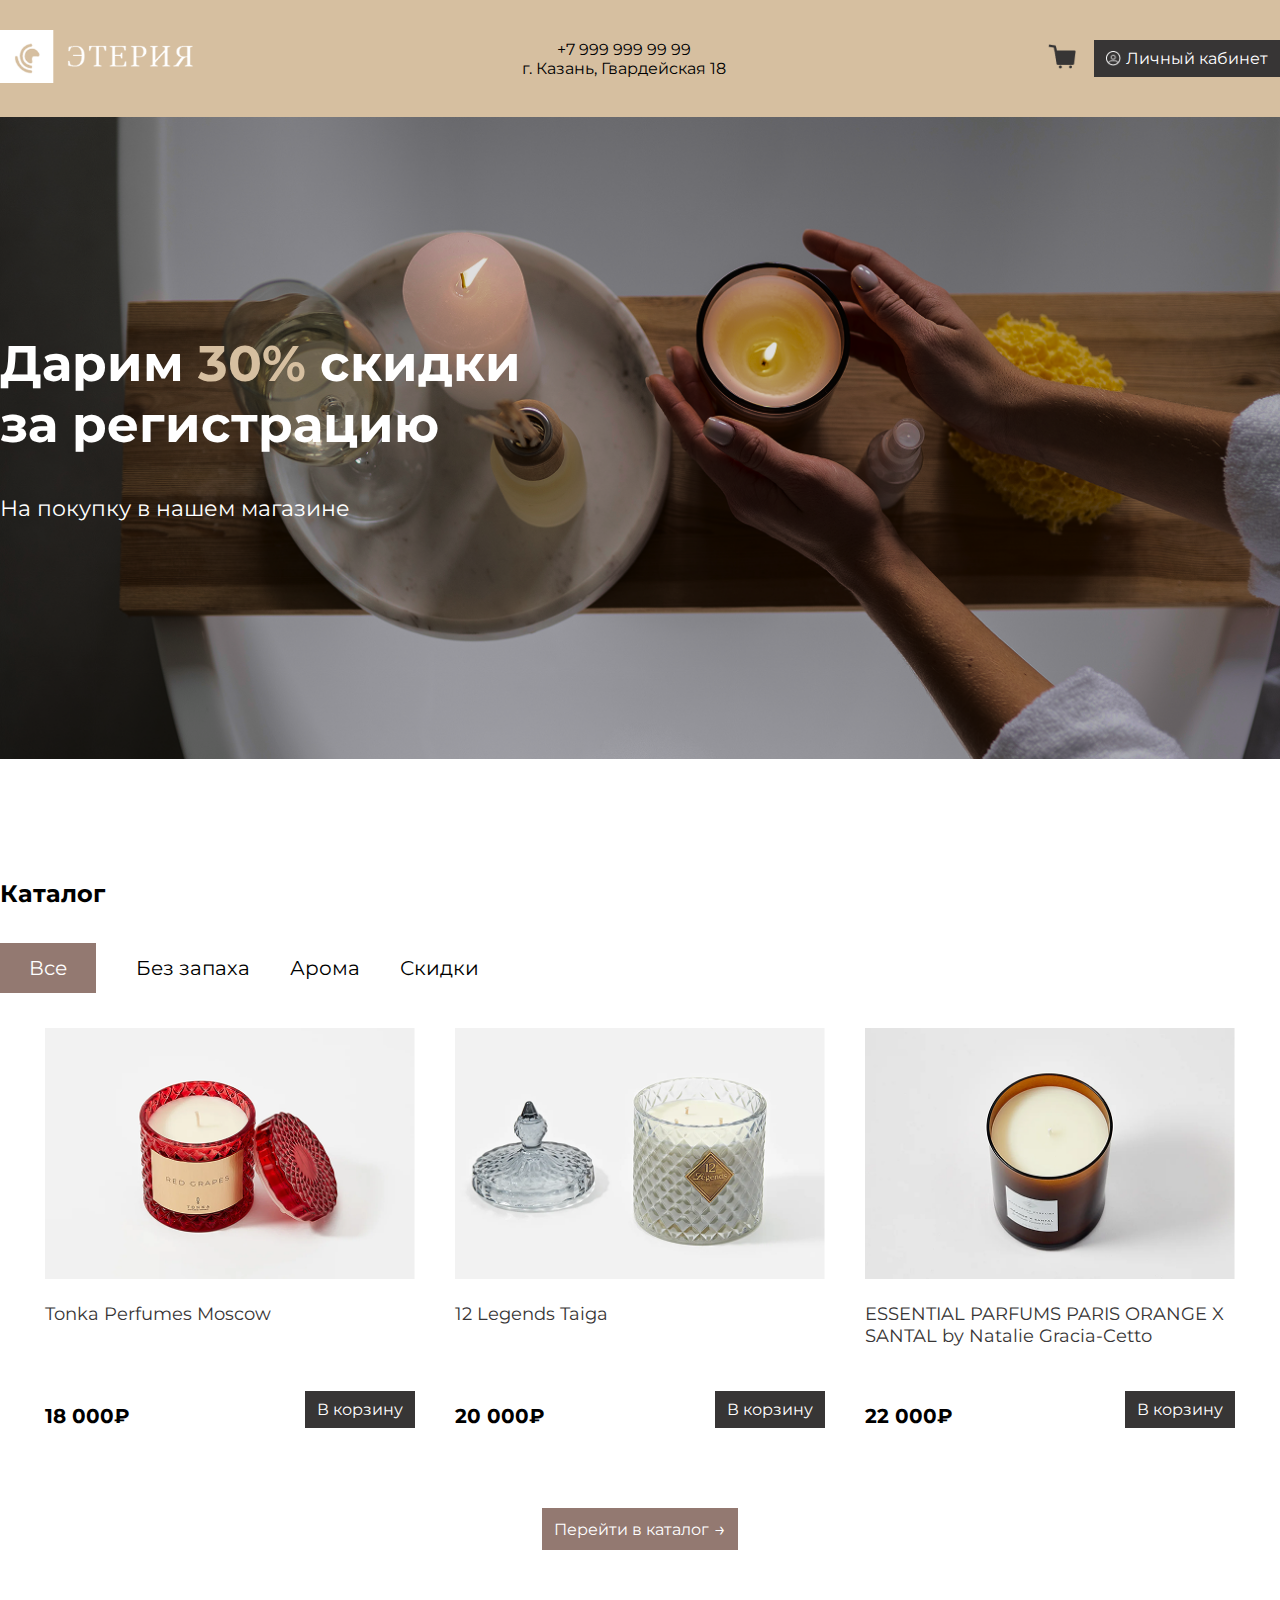
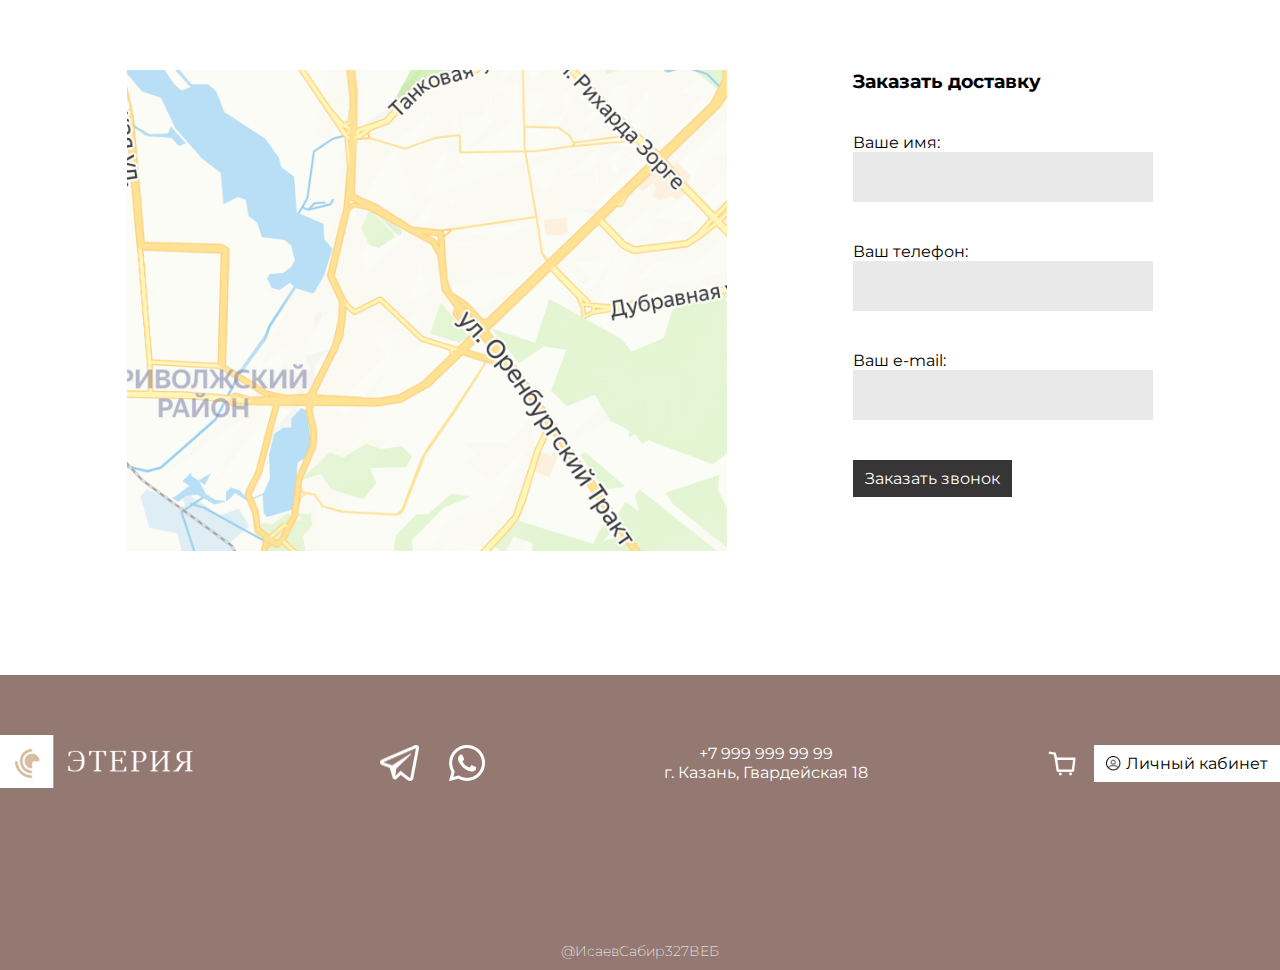
<file: index.html>
<!DOCTYPE html>
<html lang="en">

<head>
    <meta charset="UTF-8">
    <meta name="viewport" content="width=device-width, initial-scale=1.0">
    <title>Document</title>
    <link rel="stylesheet" href="assets/css/style.css">
    <link rel="shortcut icon" href="assets/img/logo/logootd.png" type="image/x-icon">
    <link rel="stylesheet" href="assets/css/planshet.css">
    <link rel="stylesheet" href="assets/css/mobile.css">
    <link rel="stylesheet" href="assets/css/mobilemin.css">
</head>

<body>
    <header>
        <section class="container">
            <div class="logo">
                <img src="assets/img/logo/logo1.png" alt="">
            </div>
            <div class="tit">
                <p>+7 999 999 99 99</p>
                <p>г. Казань, Гвардейская 18</p>
            </div>
            <div class="butor">
                <a href="shop.html">
                    <img src="assets/img/header/Group5.png" alt="">
                </a>
                <a href="auto.html">
                    <button class="btn"><img src="assets/img/header/Group3.png" alt="">Личный кабинет</button>
                </a>
            </div>
            <div class="burger-label" id="burger">
                <span></span>
                <span></span>
                <span></span>
            </div>
        </section>
        <nav class="burger-menu" id="navMenu">
            <img src="assets/img/logo/logo1.png" alt="">
            <a href="catalog.html">Каталог</a>
            <a href="reg.html">Личный кабинет</a>
            <a href="shop.html">Корзина</a>
            <a href="#Контакты">Контакты</a>
        </nav>
        <script>const burger = document.getElementById('burger');
            const navMenu = document.getElementById('navMenu');
            burger.addEventListener('click', () => {
                // Переключаем класс active для навигации
                navMenu.classList.toggle('active');
                // Меняем цвет бургер-меню при открытии
                for (const span of burger.children) {
                    span.classList.toggle('active');
                }
            });
        </script>
    </header>

    <!--  -->
    <div class="banner">
        <div class="ban_tit container">
            <h1>Дарим <span>30%</span> скидки <br>
                за регистрацию</h1>
            <p>На покупку в нашем магазине</p>
        </div>
    </div>
    <!--  -->

    <!--  -->
    <!--  -->
    <div class="catalog container">
        <h2>Каталог</h2>
        <div class="filtr">
            <button style="background-color: #937971; color: white; padding: 13px 29px;">Все</button>
            <button>Без запаха</button>
            <button>Арома</button>
            <button>Скидки</button>
        </div>
        <div class="catalog_cards">
            <div class="slide1">
                <div class="card">
                    <img src="assets/img/catalog/icon1.png" alt="">
                    <div class="card_tit">
                        <h3>Tonka Perfumes Moscow</h3>
                        <div class="price">
                            <p>18 000₽</p>
                            <button class="btn">В корзину</button>
                        </div>
                    </div>
                </div>
            </div>
            <div class="slide1">
                <div class="card">
                    <img src="assets/img/catalog/icon2.png" alt="">
                    <div class="card_tit">
                        <h3>12 Legends Taiga</h3>
                        <div class="price">
                            <p>20 000₽</p>
                            <button class="btn">В корзину</button>
                        </div>
                    </div>
                </div>
            </div>
            <div class="slide1">
                <div class="card">
                    <img src="assets/img/catalog/icon3.png" alt="">
                    <div class="card_tit">
                        <h3>ESSENTIAL PARFUMS PARIS ORANGE X <br> SANTAL by Natalie Gracia-Cetto</h3>
                        <div class="price">
                            <p>22 000₽</p>
                            <button class="btn">В корзину</button>
                        </div>
                    </div>
                </div>
            </div>
        </div>
        <center>
            <a href="catalog.html">
                <button class="btn1">Перейти в каталог <span>→</span></button>
            </a>
        </center>
    </div>

    <!--  -->
    <!--  -->

    <div class="catalog1 container">
        <h2>Каталог</h2>
        <div class="filtr">
            <button style="background-color: #937971; color: white; padding: 13px 29px;">Все</button>
            <button>Без запаха</button>
            <button>Арома</button>
            <button>Скидки</button>
        </div>

        <div class="catalog_cards">
            <div class="slide">
                <div class="card">
                    <img src="assets/img/catalog/icon1.png" alt="">
                    <div class="card_tit">
                        <h3>Tonka Perfumes Moscow</h3>
                        <div class="price">
                            <p>18 000₽</p>
                            <button class="btn">В корзину</button>
                        </div>
                    </div>
                </div>
            </div>
            <div class="slide">
                <div class="card">
                    <img src="assets/img/catalog/icon2.png" alt="">
                    <div class="card_tit">
                        <h3>12 Legends Taiga</h3>
                        <div class="price">
                            <p>20 000₽</p>
                            <button class="btn">В корзину</button>
                        </div>
                    </div>
                </div>
            </div>
            <div class="slide">
                <div class="card">
                    <img src="assets/img/catalog/icon3.png" alt="">
                    <div class="card_tit">
                        <h3>ESSENTIAL PARFUMS PARIS ORANGE X <br> SANTAL by Natalie Gracia-Cetto</h3>
                        <div class="price">
                            <p>22 000₽</p>
                            <button class="btn">В корзину</button>
                        </div>
                    </div>
                </div>
            </div>
            <button id="nextBtn">></button>
        </div>

        <script>
            const slides = document.querySelectorAll('.slide')
            let currentIndex = 0
            slides[currentIndex].classList.add('active')

            document.getElementById('nextBtn').addEventListener('click', () => {
                slides[currentIndex].classList.remove('active')

                if (currentIndex === slides.length - 1) {
                    currentIndex = 0
                } else {
                    currentIndex++
                }

                slides[currentIndex].classList.add('active')
            })
        </script>
        <center>
            <a href="catalog.html">
                <button class="btn1">Перейти в каталог <span>→</span></button>
            </a>
        </center>
    </div>

    <!--  -->
    <div class="contact container" id="Контакты">
        <div class="contact_img">
            <img src="assets/img/contact/contact.png" alt="">
        </div>
        <div class="contact_tit">
            <h3>Заказать доставку</h3>
            <div class="contact_form">
                <p>Ваше имя:</p>
                <input type="text">
                <p>Ваш телефон:</p>
                <input type="text">
                <p>Ваш e-mail:</p>
                <input type="text">
                <button class="btn">Заказать звонок</button>
            </div>
        </div>
    </div>
    <!--  -->
    <footer>
        <section class="container">
            <div class="logo">
                <img src="assets/img/logo/logo1.png" alt="">
            </div>
            <div class="soc">
                <img src="assets/img/footer/icon1.png" alt="">
                <img src="assets/img/footer/icon2.png" alt="">
            </div>
            <div class="tit">
                <p>+7 999 999 99 99</p>
                <p>г. Казань, Гвардейская 18</p>
            </div>
            <div class="butor">
                <img src="assets/img/footer/shop.png" alt="">
                <button class="btn"><img src="assets/img/footer/reg.png" alt="">Личный кабинет</button>
            </div>
        </section>
        <center>
            <div class="cop">@ИсаевСабир327ВЕБ</div>
        </center>
    </footer>
</body>

</html>
</file>
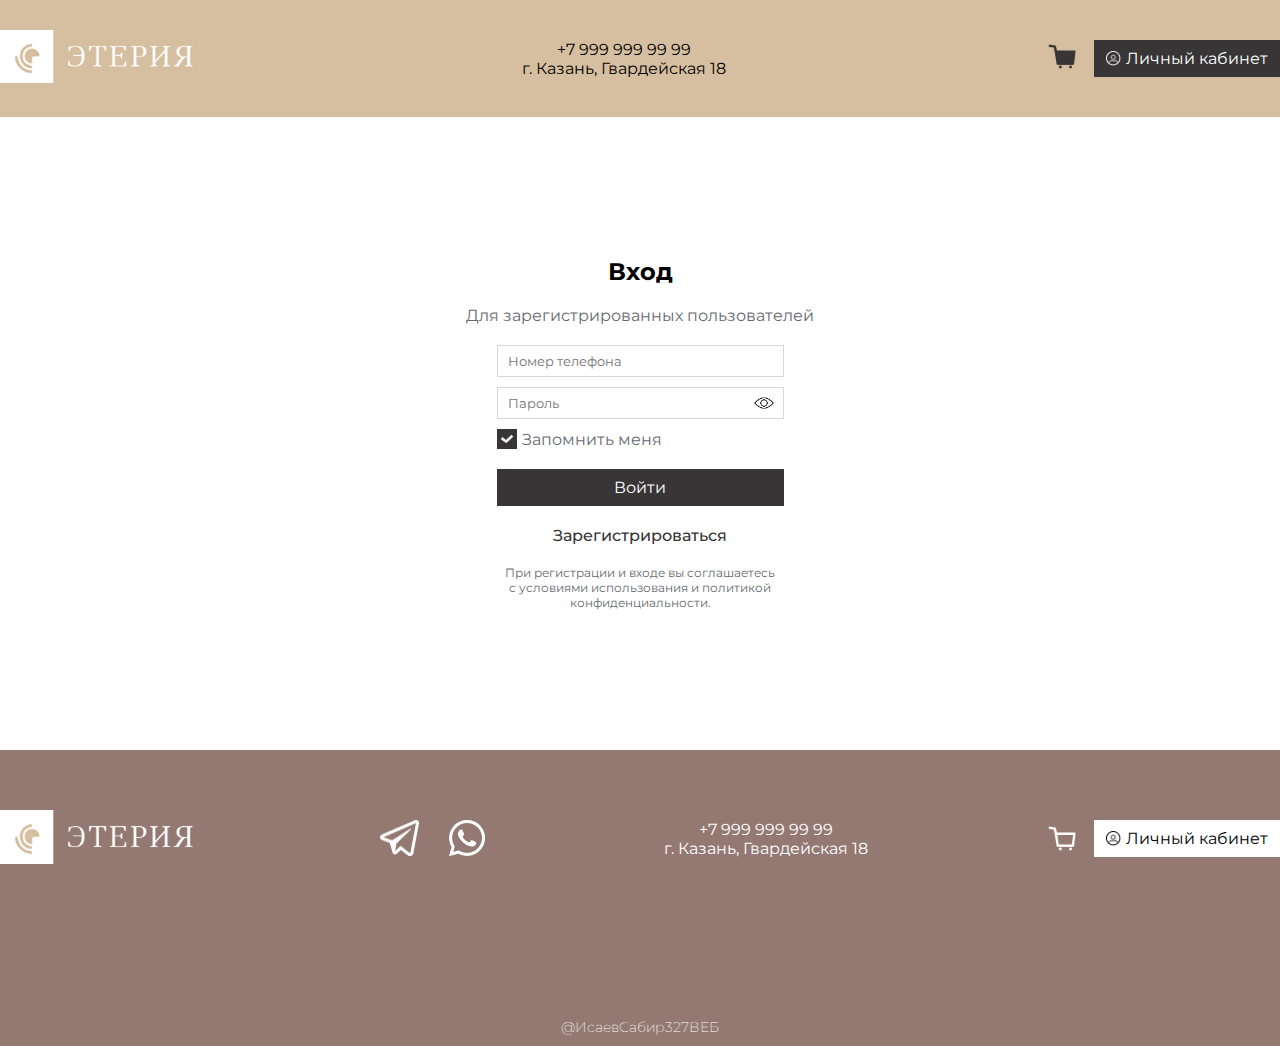
<file: auto.html>
<!DOCTYPE html>
<html lang="en">
<head>
    <meta charset="UTF-8">
    <meta name="viewport" content="width=device-width, initial-scale=1.0">
    <title>Document</title>
    <link rel="stylesheet" href="assets/css/style.css">
    <link rel="shortcut icon" href="assets/img/logo/logootd.png" type="image/x-icon">
    <link rel="stylesheet" href="assets/css/planshet.css">
    <link rel="stylesheet" href="assets/css/mobile.css">
</head>
<body>
    <header>
        <section class="container">
            <div class="logo">
                <img src="assets/img/logo/logo1.png" alt="">
            </div>
            <div class="tit">
                <p>+7 999 999 99 99</p>
                <p>г. Казань, Гвардейская 18</p>
            </div>
            <div class="butor">
                <a href="shop.html">
                    <img src="assets/img/header/Group5.png" alt="">
                </a>
                <a href="auto.html">
                    <button class="btn"><img src="assets/img/header/Group3.png" alt="">Личный кабинет</button>
                </a>
            </div>
            <div class="burger-label" id="burger">
                <span></span>
                <span></span>
                <span></span>
            </div>
        </section>
        <nav class="burger-menu" id="navMenu">
            <img src="assets/img/logo/logo1.png" alt="">
            <a href="catalog.html">Каталог</a>
            <a href="#">Личный кабинет</a>
            <a href="shop.html">Корзина</a>
            <a href="#Контакты">Контакты</a>
        </nav>
        <script>const burger = document.getElementById('burger');
            const navMenu = document.getElementById('navMenu');
            burger.addEventListener('click', () => {
                // Переключаем класс active для навигации
                navMenu.classList.toggle('active');
                // Меняем цвет бургер-меню при открытии
                for (const span of burger.children) {
                    span.classList.toggle('active');
                }
            });
            </script>
    </header>
    <!--  -->
    <div class="regis container">
        <div class="regis_block">
            <h2>Вход</h2>
            <p>Для зарегистрированных пользователей</p>
            <div class="inp">
                <input type="text" placeholder="Номер телефона">
                <div class="eye">
                    <input type="text" placeholder="Пароль">
                    <img src="assets/img/autoreg/eye.png" alt="">
                </div>
                <div class="rem">
                    <img src="assets/img/autoreg/gay.png" alt="">
                    <p>Запомнить меня</p>
                </div>
            </div>
            <div class="btt">
                <button class="btn">Войти</button>
            </div>
            <a href="reg.html">Зарегистрироваться</a>
            <div class="politic">
                <p>При регистрации и входе вы соглашаетесь</p><p> с условиями использования и политикой</p><p> конфиденциальности.</p>
            </div>
        </div>
    </div>
    <!--  -->
    <footer>
        <section class="container">
            <div class="logo">
                <img src="assets/img/logo/logo1.png" alt="">
            </div>
            <div class="soc">
                <img src="assets/img/footer/icon1.png" alt="">
                <img src="assets/img/footer/icon2.png" alt="">
            </div>
            <div class="tit">
                <p>+7 999 999 99 99</p>
                <p>г. Казань, Гвардейская 18</p>
            </div>
            <div class="butor">
                <img src="assets/img/footer/shop.png" alt="">
                <button class="btn"><img src="assets/img/footer/reg.png" alt="">Личный кабинет</button>
            </div>
        </section>
        <center>
            <div class="cop">@ИсаевСабир327ВЕБ</div>
        </center>
    </footer>
</body>
</html>
</file>
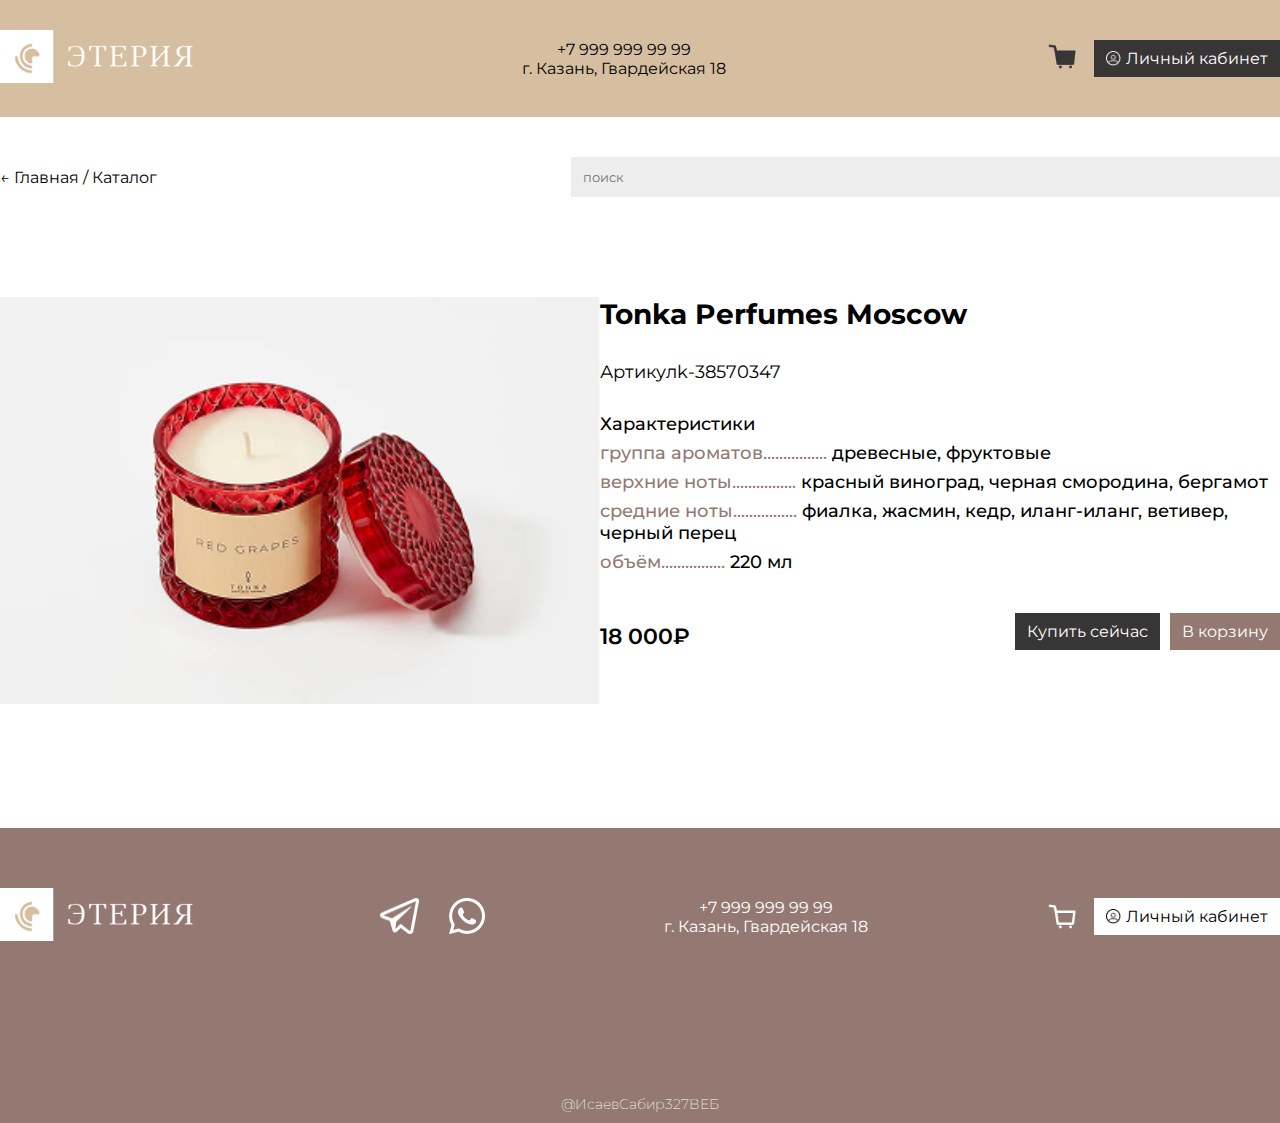
<file: card.html>
<!DOCTYPE html>
<html lang="en">

<head>
    <meta charset="UTF-8">
    <meta name="viewport" content="width=device-width, initial-scale=1.0">
    <title>Document</title>
    <link rel="stylesheet" href="assets/css/style.css">
    <link rel="shortcut icon" href="assets/img/logo/logootd.png" type="image/x-icon">
    <link rel="stylesheet" href="assets/css/planshet.css">
    <link rel="stylesheet" href="assets/css/mobile.css">
</head>

<body>
    <header>
        <section class="container">
            <div class="logo">
                <img src="assets/img/logo/logo1.png" alt="">
            </div>
            <div class="tit">
                <p>+7 999 999 99 99</p>
                <p>г. Казань, Гвардейская 18</p>
            </div>
            <div class="butor">
                <a href="shop.html">
                    <img src="assets/img/header/Group5.png" alt="">
                </a>
                <a href="auto.html">
                    <button class="btn"><img src="assets/img/header/Group3.png" alt="">Личный кабинет</button>
                </a>
            </div>
            <div class="burger-label" id="burger">
                <span></span>
                <span></span>
                <span></span>
            </div>
        </section>
        <nav class="burger-menu" id="navMenu">
            <img src="assets/img/logo/logo1.png" alt="">
            <a href="catalog.html">Каталог</a>
            <a href="#">Личный кабинет</a>
            <a href="shop.html">Корзина</a>
            <a href="#Контакты">Контакты</a>
        </nav>
        <script>const burger = document.getElementById('burger');
            const navMenu = document.getElementById('navMenu');
            burger.addEventListener('click', () => {
                // Переключаем класс active для навигации
                navMenu.classList.toggle('active');
                // Меняем цвет бургер-меню при открытии
                for (const span of burger.children) {
                    span.classList.toggle('active');
                }
            });
            </script>
    </header>
    <!--  -->
    <div class="search container">
        <div class="hr">
            <a href="index.html">← Главная /</a>
            <a href="catalog.html">Каталог</a>
        </div>
        <input type="text" placeholder="поиск">
    </div>
    <div class="cardic container">
        <div class="card_img"><img src="assets/img/catalog/icon1.png" alt=""></div>
        <div class="card_tit">
            <h3>Tonka Perfumes Moscow</h3>
            <div class="art">
                <p>Артикулk-38570347</p>
            </div>
            <div class="description">
                <p>Характеристики</p>
                <p><span>группа ароматов................</span> древесные, фруктовые</p>
                <p><span>верхние ноты................</span> красный виноград, черная смородина, бергамот</p>
                <p><span>средние ноты................</span> фиалка, жасмин, кедр, иланг-иланг, ветивер, черный перец</p>
                <p><span>объём................</span> 220 мл</p>
            </div>
            <div class="price">
                <p>18 000₽</p>
                <div class="but">
                    <button class="btn">Купить сейчас</button>
                    <a href="shop.html"><button class="btn" style="background-color: #937971;">В корзину</button></a>
                </div>
            </div>
        </div>
    </div>
    <!--  -->
    <footer>
        <section class="container">
            <div class="logo">
                <img src="assets/img/logo/logo1.png" alt="">
            </div>
            <div class="soc">
                <img src="assets/img/footer/icon1.png" alt="">
                <img src="assets/img/footer/icon2.png" alt="">
            </div>
            <div class="tit">
                <p>+7 999 999 99 99</p>
                <p>г. Казань, Гвардейская 18</p>
            </div>
            <div class="butor">
                <img src="assets/img/footer/shop.png" alt="">
                <button class="btn"><img src="assets/img/footer/reg.png" alt="">Личный кабинет</button>
            </div>
        </section>
        <center>
            <div class="cop">@ИсаевСабир327ВЕБ</div>
        </center>
    </footer>
</body>

</html>
</file>
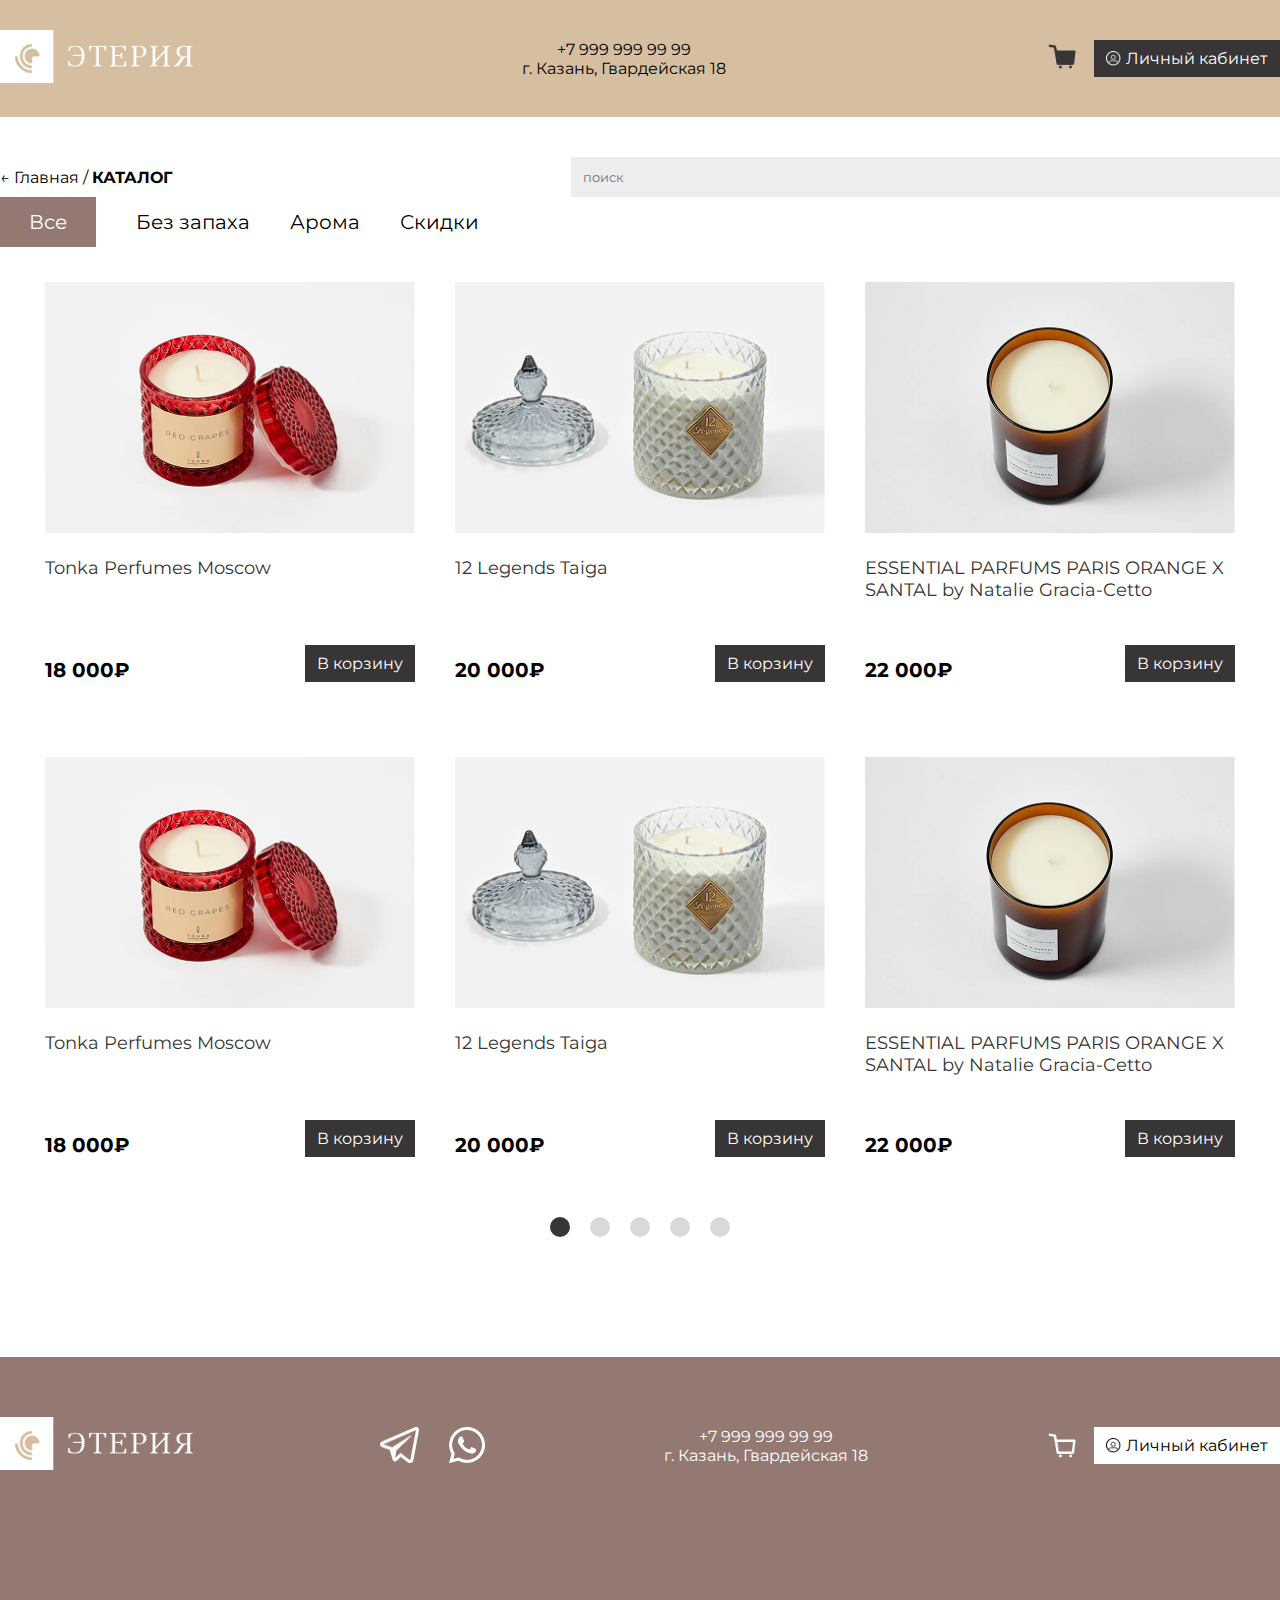
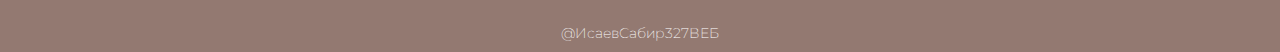
<file: catalog.html>
<!DOCTYPE html>
<html lang="en">

<head>
    <meta charset="UTF-8">
    <meta name="viewport" content="width=device-width, initial-scale=1.0">
    <title>Document</title>
    <link rel="stylesheet" href="assets/css/style.css">
    <link rel="shortcut icon" href="assets/img/logo/logootd.png" type="image/x-icon">
    <link rel="stylesheet" href="assets/css/planshet.css">
    <link rel="stylesheet" href="assets/css/mobile.css">
    <link rel="stylesheet" href="assets/css/mobilemin.css">
</head>

<body>
    <header>
        <section class="container">
            <div class="logo">
                <img src="assets/img/logo/logo1.png" alt="">
            </div>
            <div class="tit">
                <p>+7 999 999 99 99</p>
                <p>г. Казань, Гвардейская 18</p>
            </div>
            <div class="butor">
                <a href="shop.html">
                    <img src="assets/img/header/Group5.png" alt="">
                </a>
                <a href="auto.html">
                    <button class="btn"><img src="assets/img/header/Group3.png" alt="">Личный кабинет</button>
                </a>
            </div>
            <div class="burger-label" id="burger">
                <span></span>
                <span></span>
                <span></span>
            </div>
        </section>
        <nav class="burger-menu" id="navMenu">
            <img src="assets/img/logo/logo1.png" alt="">
            <a href="catalog.html">Каталог</a>
            <a href="#">Личный кабинет</a>
            <a href="shop.html">Корзина</a>
            <a href="#Контакты">Контакты</a>
        </nav>
        <script>const burger = document.getElementById('burger');
            const navMenu = document.getElementById('navMenu');
            burger.addEventListener('click', () => {
                // Переключаем класс active для навигации
                navMenu.classList.toggle('active');
                // Меняем цвет бургер-меню при открытии
                for (const span of burger.children) {
                    span.classList.toggle('active');
                }
            });
            </script>
    </header>
    <!--  -->
    <div class="search container">
        <div class="hr">
            <a href="index.html">← Главная /</a>
            <a href="catalog.html" style="font-weight: 700;">КАТАЛОГ</a>
        </div>
        <input type="text" placeholder="поиск">
    </div>
    <div class="catalog2 container">
        <div class="filtr">
            <button style="background-color: #937971; color: white; padding: 13px 29px;">Все</button>
            <button>Без запаха</button>
            <button>Арома</button>
            <button>Скидки</button>
        </div>
        <div class="catalog_cards" >
            <div class="card">
                <img src="assets/img/catalog/icon1.png" alt="">
                <div class="card_tit">
                    <h3>Tonka Perfumes Moscow</h3>
                    <div class="price">
                        <p>18 000₽</p>
                        <a href="card.html"><button class="btn">В корзину</button></a>
                    </div>
                </div>
            </div>
            <div class="card">
                <img src="assets/img/catalog/icon2.png" alt="">
                <div class="card_tit">
                    <h3>12 Legends Taiga</h3>
                    <div class="price">
                        <p>20 000₽</p>
                        <button class="btn">В корзину</button>
                    </div>
                </div>
            </div>
            <div class="card">
                <img src="assets/img/catalog/icon3.png" alt="">
                <div class="card_tit">
                    <h3>ESSENTIAL PARFUMS PARIS ORANGE X <br> SANTAL by Natalie Gracia-Cetto</h3>
                    <div class="price">
                        <p>22 000₽</p>
                        <button class="btn">В корзину</button>
                    </div>
                </div>
            </div>
            <div class="card">
                <img src="assets/img/catalog/icon1.png" alt="">
                <div class="card_tit">
                    <h3>Tonka Perfumes Moscow</h3>
                    <div class="price">
                        <p>18 000₽</p>
                        <button class="btn">В корзину</button>
                    </div>
                </div>
            </div>
            <div class="card">
                <img src="assets/img/catalog/icon2.png" alt="">
                <div class="card_tit">
                    <h3>12 Legends Taiga</h3>
                    <div class="price">
                        <p>20 000₽</p>
                        <button class="btn">В корзину</button>
                    </div>
                </div>
            </div>
            <div class="card">
                <img src="assets/img/catalog/icon3.png" alt="">
                <div class="card_tit">
                    <h3>ESSENTIAL PARFUMS PARIS ORANGE X <br> SANTAL by Natalie Gracia-Cetto</h3>
                    <div class="price">
                        <p>22 000₽</p>
                        <button class="btn">В корзину</button>
                    </div>
                </div>
            </div>
        </div>
        <div class="elipces container">
            <div class="elipce" style="background-color: #373535;"></div>
            <div class="elipce"></div>
            <div class="elipce"></div>
            <div class="elipce"></div>
            <div class="elipce"></div>
        </div>
    </div>
    <!--  -->
    <footer>
        <section class="container">
            <div class="logo">
                <img src="assets/img/logo/logo1.png" alt="">
            </div>
            <div class="soc">
                <img src="assets/img/footer/icon1.png" alt="">
                <img src="assets/img/footer/icon2.png" alt="">
            </div>
            <div class="tit">
                <p>+7 999 999 99 99</p>
                <p>г. Казань, Гвардейская 18</p>
            </div>
            <div class="butor">
                <img src="assets/img/footer/shop.png" alt="">
                <button class="btn"><img src="assets/img/footer/reg.png" alt="">Личный кабинет</button>
            </div>
        </section>
        <center><div class="cop">@ИсаевСабир327ВЕБ</div></center>
    </footer>  
</body>

</html>
</file>
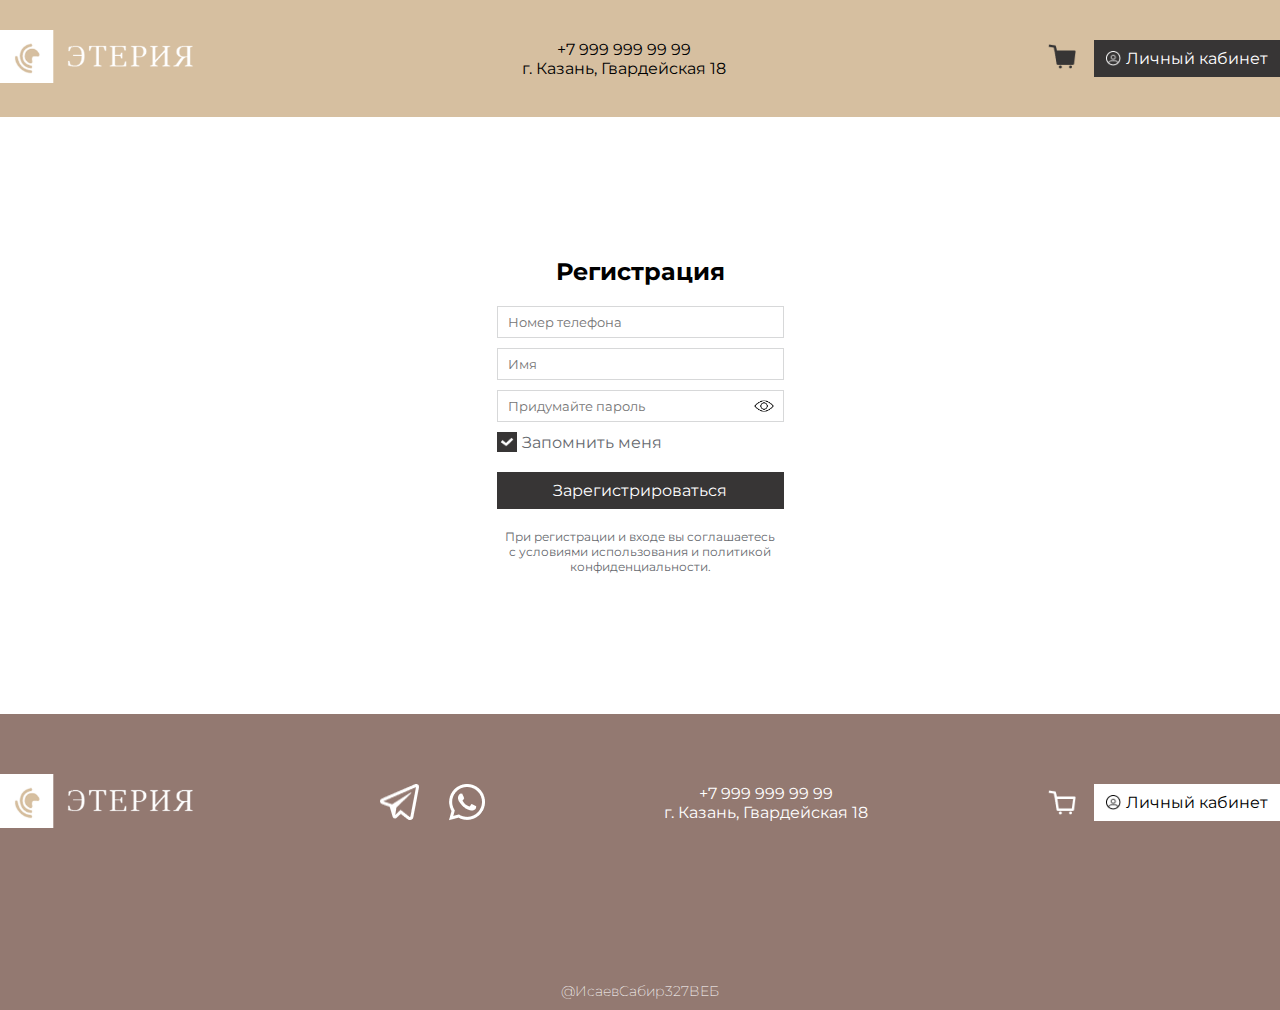
<file: reg.html>
<!DOCTYPE html>
<html lang="en">
<head>
    <meta charset="UTF-8">
    <meta name="viewport" content="width=device-width, initial-scale=1.0">
    <title>Document</title>
    <link rel="stylesheet" href="assets/css/style.css">
    <link rel="shortcut icon" href="assets/img/logo/logootd.png" type="image/x-icon">
    <link rel="stylesheet" href="assets/css/planshet.css">
    <link rel="stylesheet" href="assets/css/mobile.css">
</head>
<body>
    <header>
        <section class="container">
            <div class="logo">
                <img src="assets/img/logo/logo1.png" alt="">
            </div>
            <div class="tit">
                <p>+7 999 999 99 99</p>
                <p>г. Казань, Гвардейская 18</p>
            </div>
            <div class="butor">
                <a href="shop.html">
                    <img src="assets/img/header/Group5.png" alt="">
                </a>
                <a href="auto.html">
                    <button class="btn"><img src="assets/img/header/Group3.png" alt="">Личный кабинет</button>
                </a>
            </div>
            <div class="burger-label" id="burger">
                <span></span>
                <span></span>
                <span></span>
            </div>
        </section>
        <nav class="burger-menu" id="navMenu">
            <img src="assets/img/logo/logo1.png" alt="">
            <a href="catalog.html">Каталог</a>
            <a href="#">Личный кабинет</a>
            <a href="shop.html">Корзина</a>
            <a href="#Контакты">Контакты</a>
        </nav>
        <script>const burger = document.getElementById('burger');
            const navMenu = document.getElementById('navMenu');
            burger.addEventListener('click', () => {
                // Переключаем класс active для навигации
                navMenu.classList.toggle('active');
                // Меняем цвет бургер-меню при открытии
                for (const span of burger.children) {
                    span.classList.toggle('active');
                }
            });
            </script>
    </header>
    <!--  -->
    <div class="regis container">
        <div class="regis_block">
            <h2>Регистрация</h2>
            <div class="inp">
                <input type="text" placeholder="Номер телефона">
                <input type="text" placeholder="Имя">
                <div class="eye">
                    <input type="text" placeholder="Придумайте пароль">
                    <img src="assets/img/autoreg/eye.png" alt="">
                </div>
                <div class="rem">
                    <img src="assets/img/autoreg/gay.png" alt="">
                    <p>Запомнить меня</p>
                </div>
            </div>
            <div class="btt">
                <button class="btn">Зарегистрироваться</button>
            </div>
            <div class="politic">
                <p>При регистрации и входе вы соглашаетесь</p><p> с условиями использования и политикой</p><p> конфиденциальности.</p>
            </div>
        </div>
    </div>
    <!--  -->
    <footer>
        <section class="container">
            <div class="logo">
                <img src="assets/img/logo/logo1.png" alt="">
            </div>
            <div class="soc">
                <img src="assets/img/footer/icon1.png" alt="">
                <img src="assets/img/footer/icon2.png" alt="">
            </div>
            <div class="tit">
                <p>+7 999 999 99 99</p>
                <p>г. Казань, Гвардейская 18</p>
            </div>
            <div class="butor">
                <img src="assets/img/footer/shop.png" alt="">
                <button class="btn"><img src="assets/img/footer/reg.png" alt="">Личный кабинет</button>
            </div>
        </section>
        <center>
            <div class="cop">@ИсаевСабир327ВЕБ</div>
        </center>
    </footer>
</body>
</html>
</file>
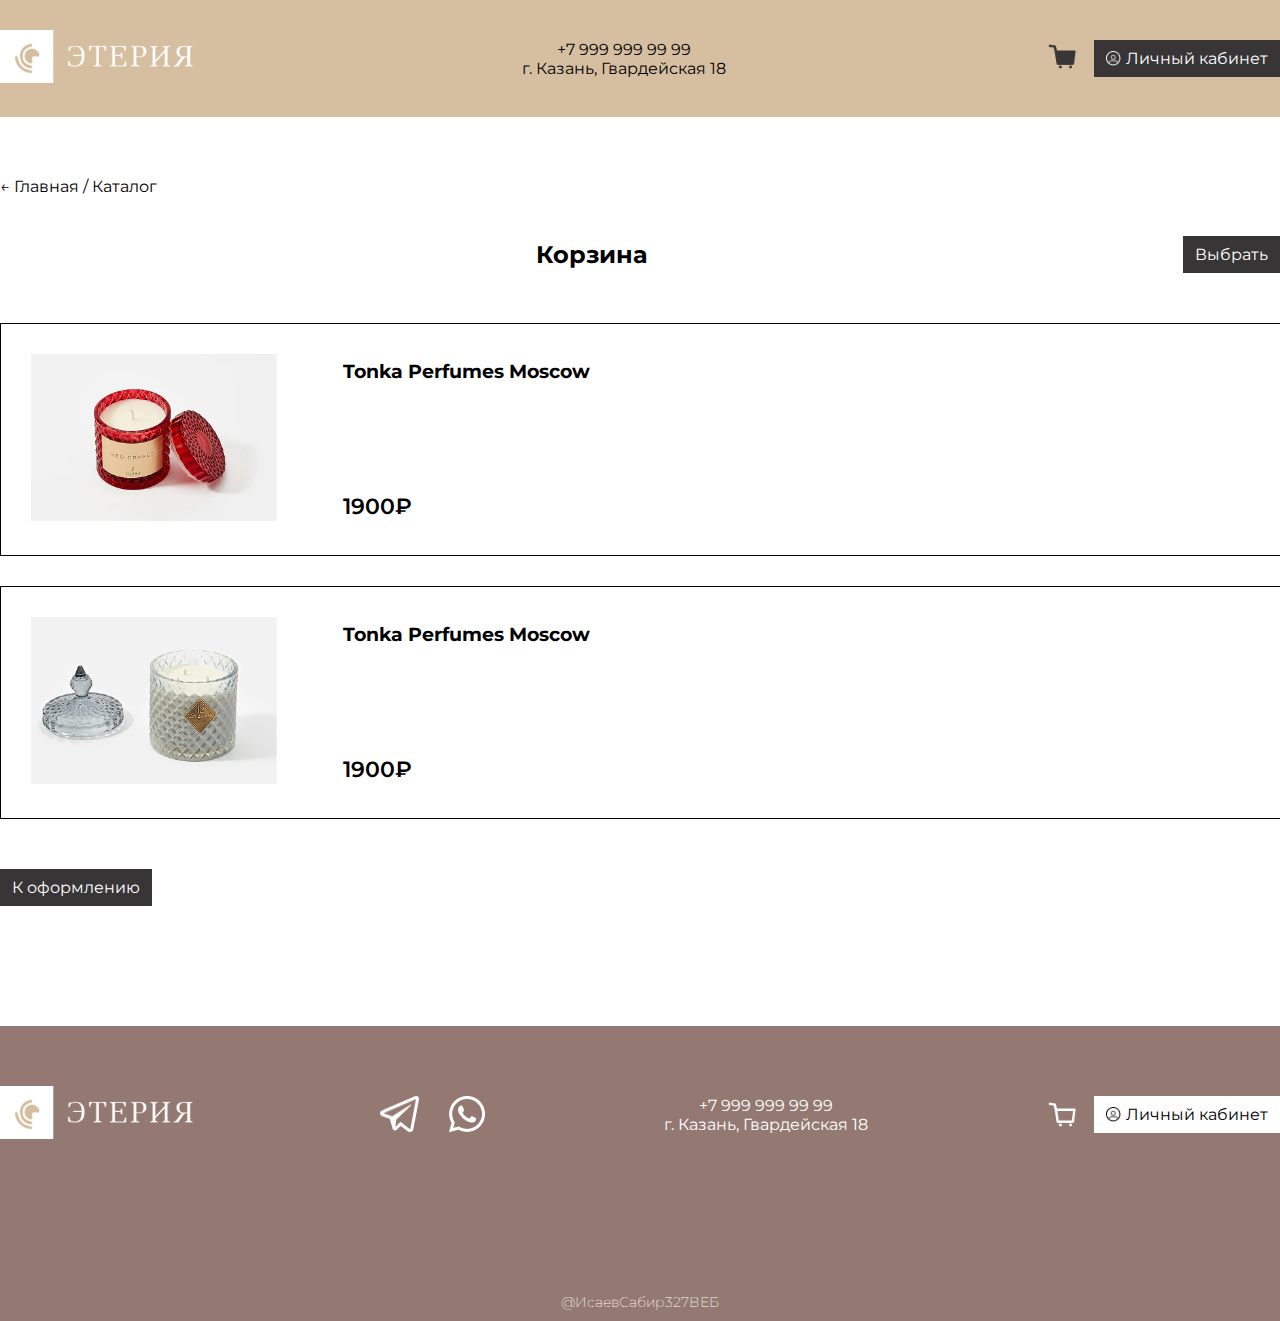
<file: shop.html>
<!DOCTYPE html>
<html lang="en">

<head>
    <meta charset="UTF-8">
    <meta name="viewport" content="width=device-width, initial-scale=1.0">
    <title>Document</title>
    <link rel="stylesheet" href="assets/css/style.css">
    <link rel="shortcut icon" href="assets/img/logo/logootd.png" type="image/x-icon">
    <link rel="stylesheet" href="assets/css/planshet.css">
    <link rel="stylesheet" href="assets/css/mobile.css">
    <link rel="stylesheet" href="assets/css/mobilemin.css">
</head>

<body>
    <header>
        <section class="container">
            <div class="logo">
                <img src="assets/img/logo/logo1.png" alt="">
            </div>
            <div class="tit">
                <p>+7 999 999 99 99</p>
                <p>г. Казань, Гвардейская 18</p>
            </div>
            <div class="butor">
                <a href="shop.html">
                    <img src="assets/img/header/Group5.png" alt="">
                </a>
                <a href="auto.html">
                    <button class="btn"><img src="assets/img/header/Group3.png" alt="">Личный кабинет</button>
                </a>
            </div>
            <div class="burger-label" id="burger">
                <span></span>
                <span></span>
                <span></span>
            </div>
        </section>
        <nav class="burger-menu" id="navMenu">
            <img src="assets/img/logo/logo1.png" alt="">
            <a href="catalog.html">Каталог</a>
            <a href="#">Личный кабинет</a>
            <a href="shop.html">Корзина</a>
            <a href="#Контакты">Контакты</a>
        </nav>
        <script>const burger = document.getElementById('burger');
            const navMenu = document.getElementById('navMenu');
            burger.addEventListener('click', () => {
                // Переключаем класс active для навигации
                navMenu.classList.toggle('active');
                // Меняем цвет бургер-меню при открытии
                for (const span of burger.children) {
                    span.classList.toggle('active');
                }
            });
            </script>
    </header>
    <!--  -->
    <div class="hre container">
        <a href="index.html">← Главная /</a>
        <a href="catalog.html">Каталог</a>
    </div>
    <div class="shop container">
        <div class="shop_tit container">
            <div class="g"></div>
            <h2>Корзина</h2>
            <button class="btn">Выбрать</button>
        </div>
        <div class="shop_cards container">
            <div class="shop_card">
                <div class="shop_card_img">
                    <img src="assets/img/catalog/icon1.png" alt="">
                </div>
                <div class="shop_card_tit">
                    <h3>Tonka Perfumes Moscow</h3>
                    <div class="price">
                        <p>1900₽</p>
                    </div>
                </div>
                <div class="number">
                    <p>– 1 +</p>
                </div>
            </div>
            <div class="shop_card">
                <div class="shop_card_img">
                    <img src="assets/img/catalog/icon2.png" alt="">
                </div>
                <div class="shop_card_tit">
                    <h3>Tonka Perfumes Moscow</h3>
                    <div class="price">
                        <p>1900₽</p>
                    </div>
                </div>
                <div class="number">
                    <p>– 1 +</p>
                </div>
            </div>
        </div>
        <button class="btn" style="margin-bottom: 120px;">К оформлению</button>
    </div>
    <!--  -->
    <footer>
        <section class="container">
            <div class="logo">
                <img src="assets/img/logo/logo1.png" alt="">
            </div>
            <div class="soc">
                <img src="assets/img/footer/icon1.png" alt="">
                <img src="assets/img/footer/icon2.png" alt="">
            </div>
            <div class="tit">
                <p>+7 999 999 99 99</p>
                <p>г. Казань, Гвардейская 18</p>
            </div>
            <div class="butor">
                <img src="assets/img/footer/shop.png" alt="">
                <button class="btn"><img src="assets/img/footer/reg.png" alt="">Личный кабинет</button>
            </div>
        </section>
        <center>
            <div class="cop">@ИсаевСабир327ВЕБ</div>
        </center>
    </footer>
</body>

</html>
</file>
<file: assets/css/style.css>
* {
    margin: 0;
    padding: 0;
    box-sizing: border-box;
    text-decoration: none;
    border: none;
    transition: .5s;
    scroll-behavior: smooth;
    font-family: 'Monsterrat';
    outline: none;
    color: #000000;
    scroll-behavior: 0.5s;
    animation: show 0.5s;
}

.container {
    max-width: 1440px;
    margin: 0 auto;
}

.btn {
    background-color: #373535;
    border: none;
    color: white;
    padding: 7px 10px;
    font-size: 16px;
    font-weight: 400;
    cursor: pointer;
    border: 2px solid rgba(128, 128, 128, 0);
    display: flex;
    gap: 5px;
    align-items: center ;
}

/* шрифты */
@font-face {
    font-family: 'Monsterrat';
    src: url(../fonts/Montserrat-Bold.ttf);
    font-weight: 700;
}

@font-face {
    font-family: 'Monsterrat';
    src: url(../fonts/Montserrat-Medium.ttf);
    font-weight: 500;
}

@font-face {
    font-family: 'Monsterrat';
    src: url(../fonts/Montserrat-Regular.ttf);
    font-weight: 400;
}

@font-face {
    font-family: 'Monsterrat';
    src: url(../fonts/Montserrat-SemiBold.ttf);
    font-weight: 600;
}

@font-face {
    font-family: 'Monsterrat';
    src: url(../fonts/Montserrat-Light.ttf);
    font-weight: 300;
}

@font-face {
    font-family: 'Monsterrat';
    src: url(../fonts/Montserrat-ExtraLight.ttf);
    font-weight: 200;
}


/* шапка */
header{
    padding: 30px 0;
    background-color: #D6BFA0;
    align-items: center;
}

section{
    display: flex;
    align-items: center;
    justify-content: space-between;
}

.logo img{
    width: 200px;
}

.tit{
    text-align: center;
}

.butor{
    display: flex;
    align-items: center;
    gap: 18px;
}

.butor img{
    width: 28px;
}

.butor .btn img{
    width: 15px;
}

/* баннер */
.banner{
    background: url(../img/banner/banner.png);
    background-size: cover;
    height: 642px;
    z-index: 0;
    margin-top: 0px;
}

.ban_tit{
    display: flex;
    flex-direction: column;
    height: 620px;
    justify-content: center;
}

.ban_tit h1{
    color: white;
    font-size: 50px ;   
}

.ban_tit span{
    color: #D6BFA0;
}

.ban_tit p{
    color: white;
    font-size: 22px;
    margin-top: 40px;
}
/*  */
/*  */

.catalog{
    margin-top: 120px;
}

.catalog1{
    display: none;
}

.catalog h2{
    margin-bottom: 35px;
}

.filtr{
    display: flex;
    gap: 40px;
}

.filtr button{
    background: none;
    font-size: 20px;
}

.catalog_cards{
    display: flex;
    width: 100%;
    justify-content: center;
}

.catalog_cards .card{
    margin-top: 35px;
}

.catalog_cards .card_tit{
    height: 145px;
    display: flex;
    flex-direction: column;
    justify-content: space-between;
    max-width: 370px;
}

.catalog_cards .card img{
    width: 370px;
}

.catalog_cards .card h3{
    margin-top: 20px;
    color: #373535;
    font-size: 18px;
    font-weight: 400;
}

.catalog_cards .card p{
    font-weight: 700;
    font-size: 20px;
}

.catalog_cards .card .price{
    display: flex;
    justify-content: space-between;
    align-items: flex-end;
}

.catalog .btn1{
    background-color: #937971;
    border: none;
    color: white;
    padding: 7px 10px;
    font-size: 16px;
    font-weight: 400;
    cursor: pointer;
    border: 2px solid rgba(128, 128, 128, 0);
    display: flex;
    gap: 5px;
    align-items: center;
    margin-top: 80px;
}

.catalog .btn1 span{
    color: white;
    font-size: 20px;
}



.slide {
    display: none;
}

.slider {
    position: relative;
    overflow: hidden;
}

.slide.active {
    display: block;
}

#nextBtn{
    font-size: 40px;
    background: none;
}
/*  */
.catalog1{
    display: none;
    margin-top: 120px;
}

.catalog1 h2{
    margin-bottom: 35px;
}

.filtr{
    display: flex;
    gap: 40px;
}

.filtr button{
    background: none;
    font-size: 20px;
}

.catalog_cards{
    display: flex;
    width: 100%;
    justify-content: center;
}

.catalog_cards .card{
    margin-top: 35px;
}

.catalog_cards .card_tit{
    height: 145px;
    display: flex;
    flex-direction: column;
    justify-content: space-between;
    max-width: 370px;
}

.catalog_cards .card img{
    width: 370px;
}

.catalog_cards .card h3{
    margin-top: 20px;
    color: #373535;
    font-size: 18px;
    font-weight: 400;
}

.catalog_cards .card p{
    font-weight: 700;
    font-size: 20px;
}

.catalog_cards .card .price{
    display: flex;
    justify-content: space-between;
    align-items: flex-end;
}

.catalog1 .btn1{
    background-color: #937971;
    border: none;
    color: white;
    padding: 7px 10px;
    font-size: 16px;
    font-weight: 400;
    cursor: pointer;
    border: 2px solid rgba(128, 128, 128, 0);
    display: flex;
    gap: 5px;
    align-items: center;
    margin-top: 80px;
}

.catalog1 .btn1 span{
    color: white;
    font-size: 20px;
}
/*  */
/*  */

.contact{
    margin-top: 120px;
    margin-bottom: 120px;
    display: flex;
    justify-content: space-evenly;
    flex-wrap: wrap;
}

.contact_img img{
    width: 600px;
}

.contact_tit{
    display: flex;
    flex-direction: column;
}

.contact_tit h3{
   margin-bottom: 40px;
}

.contact_form input{
    margin-bottom: 40px;
    background-color: #E9E9E9;
    width: 300px;
    height: 50px;
}
/*  */

footer{
    width: 100%;
    padding-top: 60px;
    padding-bottom: 10px;
    background-color: #937971;
    align-items: center;
}

.soc{
    display: flex;
    gap: 30px;
}

footer .tit p{
    color: white;
}

footer .butor .btn{
    background-color: white;
    color: black;
}

.cop{
    margin-top: 150px;
    color: white;
    font-size: 14px;
    font-weight: 200;
}

/*  */
/*  */
.search{
    display: flex;
    justify-content: space-between;
    align-items: center;
    margin-top: 40px;
}

.search input{
    padding: 12px 500px 12px 12px;
    background-color: #EDEDED;
}

.catalog_cards{
    flex-wrap: wrap;
    gap: 40px;
}

.elipces{
    display: flex;
    gap: 20px;
    margin-top: 60px;
    justify-content: center;
    margin-bottom: 120px;
}

.elipce{
    width: 20px;
    height: 20px;
    background-color: #D9D9D9;
    border-radius: 50%;
    cursor: pointer;
}
/*  */
.cardic{
    display: flex;
    justify-content: space-between;
    margin-top: 100px;
    margin-bottom: 120px;
}

.sliders{
    display: flex;
} 

.cardic #nextBtn{
    margin-left: 40px;   
}



.card_img img{
    width: 600px;
}

.card_tit h3{
    font-size: 28px;
}

.card_tit .art p{
    margin: 30px 0;
    font-weight: 400;
}

.card_tit p{
    font-weight: 500;
    font-size: 18px;
}

.card_tit span{
    color: #937971;
}

.description{
    display: flex;
    flex-direction: column;
    gap: 7px;
}

.price{
    display: flex;
    justify-content: space-between;
    align-items: flex-end;
    margin-top: 40px;
}

.price p{
    font-size: 22px;
    font-weight: 600;
}

.but{
    display: flex;
    gap: 10px;
}
/*  */
.hre{
    margin-top: 60px;
}
.shop{
    
    margin-top: 40px;
}

.shop_tit{
    display: flex;
    justify-content: space-between;
    align-items: center;
}

.shop_cards{
    display: flex;
    flex-direction: column;
    gap: 30px;
    margin: 50px 0;
}

.shop_card{
    display: flex;
    align-items: center;
    gap: 30px;
    border: solid 1px black;
    padding: 30px;
    justify-content: space-between;
    width: 1440px;
}

.shop_card_img img{
    width: 246px;
}

.shop_card_tit{
    display: flex;
    flex-direction: column;
    gap: 70px;
    margin-right: 400px;
}

.shop_card .number{
    margin-left: 300px;
    font-size: 28px;
    cursor: pointer;
}
/*  */


.regis {
    padding: 20px;
    width: 400px;
    display: flex;
    justify-content: center;
    margin-top: 120px;
    margin-bottom: 120px;
}

.regis_block {
    display: flex;
    flex-direction: column;
    align-items: center;
    justify-content: center;
    gap: 20px;
}

.regis_block a {
    color: #373535;
    font-weight: 500;
}

.regis_block p {
    color: #676A6F;
}

.eye {
    position: relative;
    display: inline-block;
}

.inp {
    display: flex;
    flex-direction: column;
    gap: 10px;
}

.inp input {
    padding: 7px 10px;
    width: 287px;
    border: 1px solid #7c7e824e;
}

.eye input {
    padding-right: 30px;
    width: 287px;
}

.eye img {
    position: absolute;
    top: 50%;
    right: 10px;
    transform: translateY(-50%);
    cursor: pointer;
    height: 20px;
    width: auto;
}

.inp {
    display: flex;
    flex-direction: column;
}

.rem {
    display: flex;
    align-items: center;
    gap: 5px;
}

.rem img {
    width: 20px;
}

.btt .btn {
    width: 287px;
    display: flex;
    justify-content: center;
}

.politic {
    width: 287px;
    display: flex;
    flex-direction: column;
    align-items: center;
}

.politic p {
    font-size: 12px;
}
</file>
<file: assets/css/planshet.css>
/* Адаптивные стили для планшетов */
@media (max-width: 1024px) {
    .container {
        max-width: 900px;
    }

    header {
        padding: 20px 0;
    }

    header .logo img {
        width: calc(200px / 1.5);
    }
    footer {
        padding-top: 30px;
    }
    footer .logo img {
        width: calc(200px / 1.5);
    }
    footer .soc img {
        width: calc(39px / 1.5);
    }

    .catalog_cards .card img {
        width: calc(370px / 1.5);
    }

    h1,
    p {
        font-size: calc(100% / 1.5);
    }

    .btn,
    .btn1,
    button {
        padding: calc(7px / 1.5) calc(10px / 1.5);
        font-size: calc(16px / 1.5);
    }
    
    .contact_form input {
        height: calc(50px / 1.5);
        font-size: calc(16px / 1.5);
    }
    
    footer .tit p {
        font-size: calc(16px / 1.5);
    }
    footer .butor .btn {
        padding: calc(7px / 1.5) calc(10px / 1.5);
        font-size: calc(16px / 1.5);
    }

    .butor .btn img {
        width: 10px;
    }

    .banner {
        height: 428px;
    }

    .ban_tit {
        height: 428px;
    }

    .ban_tit h1{
        font-size: 34px;
    }
    .ban_tit p{
        font-size: 16px;
    }

    .catalog_cards .card h3{
        font-size: 12px;
    }

    .filtr button{
        font-size: 13px;
    }

    .catalog_cards .card p {
        font-weight: 700;
        font-size: 14px;
    }

    .catalog_cards .card_tit {
        margin-top: -10px;
        height: 86px;
    }

    .price{
        margin-top: 0;
    }

    .catalog .btn1{
        font-size: 12px;
    }

    .contact{
        align-items: center;
    }

    .contact_img img{
        width: 400px;
    }

    .contact_form input {
        margin-bottom: 20px;
    }

    .contact_tit h3{
        margin-bottom: 20px;
    }
    .cop {
        margin-top: 100px;
        color: white;
        font-size: 10px;
        font-weight: 200;
    }
    /*каталог  */
    .catalog .elipce {
        width: 14px;
        height: 14px;
    }

    .search a{
        font-size: 12px;
    }

    /*карточка  */
    .cardic{
        align-items: center;
    }
    .cardic .card_img img{
        width: 400px;
    }

    .cardic .card_tit{
        width: 430px;
    }
    .cardic .card_tit h3{
        font-size: 18px;
    }
    .cardic .card_tit h3{
        font-size: 18px;
    }
    .cardic .card_tit p{
        font-size: 14px;
    }
    .cardic .card_tit .art p{
        font-size: 14px;
        margin: 20px 0;
    }
    /* вход */
    .regis_block p{
        font-size: 16px;
    }

    .politic p{
        font-size: 12px;
    }

    .btt .btn{
        padding: 7px 10px;
        font-size: 16px;
    }

    .regis_block .rem p{
        font-size: 14px;
    }
    /* корзина */
    .shop_tit h2{
        font-size: 18px;
    }

    .shop_card {
        width: 900px;
        padding: 20px;
    }

    .shop_card_img img {
        width: 164px;
    }

    .shop_card .number {
        margin-left: -70px;
    }

    .shop_card_tit{
        margin-left: -40px;
    }

    .shop_card_tit h3{
        font-size: 14px;
    }
    .shop_card_tit p{
        font-size: 16px;
    }
}
</file>
<file: assets/css/mobile.css>
@media (max-width: 576px) {
    .container {
        max-width: 518px;
    }

    .tit {
        display: none;
    }

    .catalog_cards {
        justify-content: center;
    }

    .contact {
        display: flex;
        flex-direction: column;
        gap: 30px;
    }

    /* каталог */
    .search input {
        padding: 12px 70px 12px 12px;
        background-color: #EDEDED;
    }

    .catalog_cards .card img{
        width: 220px;
    }

    .catalog_cards .card h3 {
        font-size: 11px;
    }

    .catalog_cards .card p {
        font-weight: 700;
        font-size: 13px;
    }
    /* карточка */
    .cardic{
        flex-direction: column;
        gap: 20px;
        align-items: flex-start;
    }

    .cardic .card_img img{
        max-width: 518px;
    }
    /* корзина */
    .shop_card {
        width: 518px;
        padding: 15px;
    }

    .shop_card_tit{
        gap: 40px;
        margin-right: 100px;
    }

    .hre a{
        font-size: 12px;
    }
}



.burger-label {
    cursor: pointer;
    z-index: 1000;
}

.burger-label span {
    display: block;
    width: 30px;
    height: 2px;
    background: #333;
    margin: 6px 0;
    transition: 0.3s;
}

.burger-menu {
    position: fixed;
    top: 0;
    left: -250px;
    /* Скрыто по умолчанию */
    width: 250px;
    height: 100%;
    background-color: #333;
    color: white;
    padding: 20px;
    transition: left 0.3s;
    z-index: 999;
}

.burger-menu img {
    width: 133px;
}

.burger-menu a {
    display: block;
    padding: 10px 0;
    color: white;
    text-decoration: none;
}

.burger-menu a:hover {
    background-color: #444;
    /* Цвет при наведении */
}

.burger-menu.active {
    left: 0;
    /* Показываем меню при активации */
}

@media screen and (min-width: 576px) {
    .burger-label {
        display: none;
        /* Скрываем бургер-кнопку на больших экранах */
    }
}

/*  */
</file>
<file: assets/css/mobilemin.css>
@media (max-width: 400px) {
    .container {
        max-width: 351px;
    }

    .banner{
        height: 300px;
    }

    .ban_tit{
        height: 300px;
    }

    .ban_tit h1 {
        font-size: 30px;
    }

    .contact_img img{
        width: 350px;
    }

    .soc{
        gap: 10px;
    }

    .catalog2 .catalog_cards{
        justify-content: center;
    }

    .filtr{
        margin-top: 60px;
        gap: 10px;
    }
}
</file>
